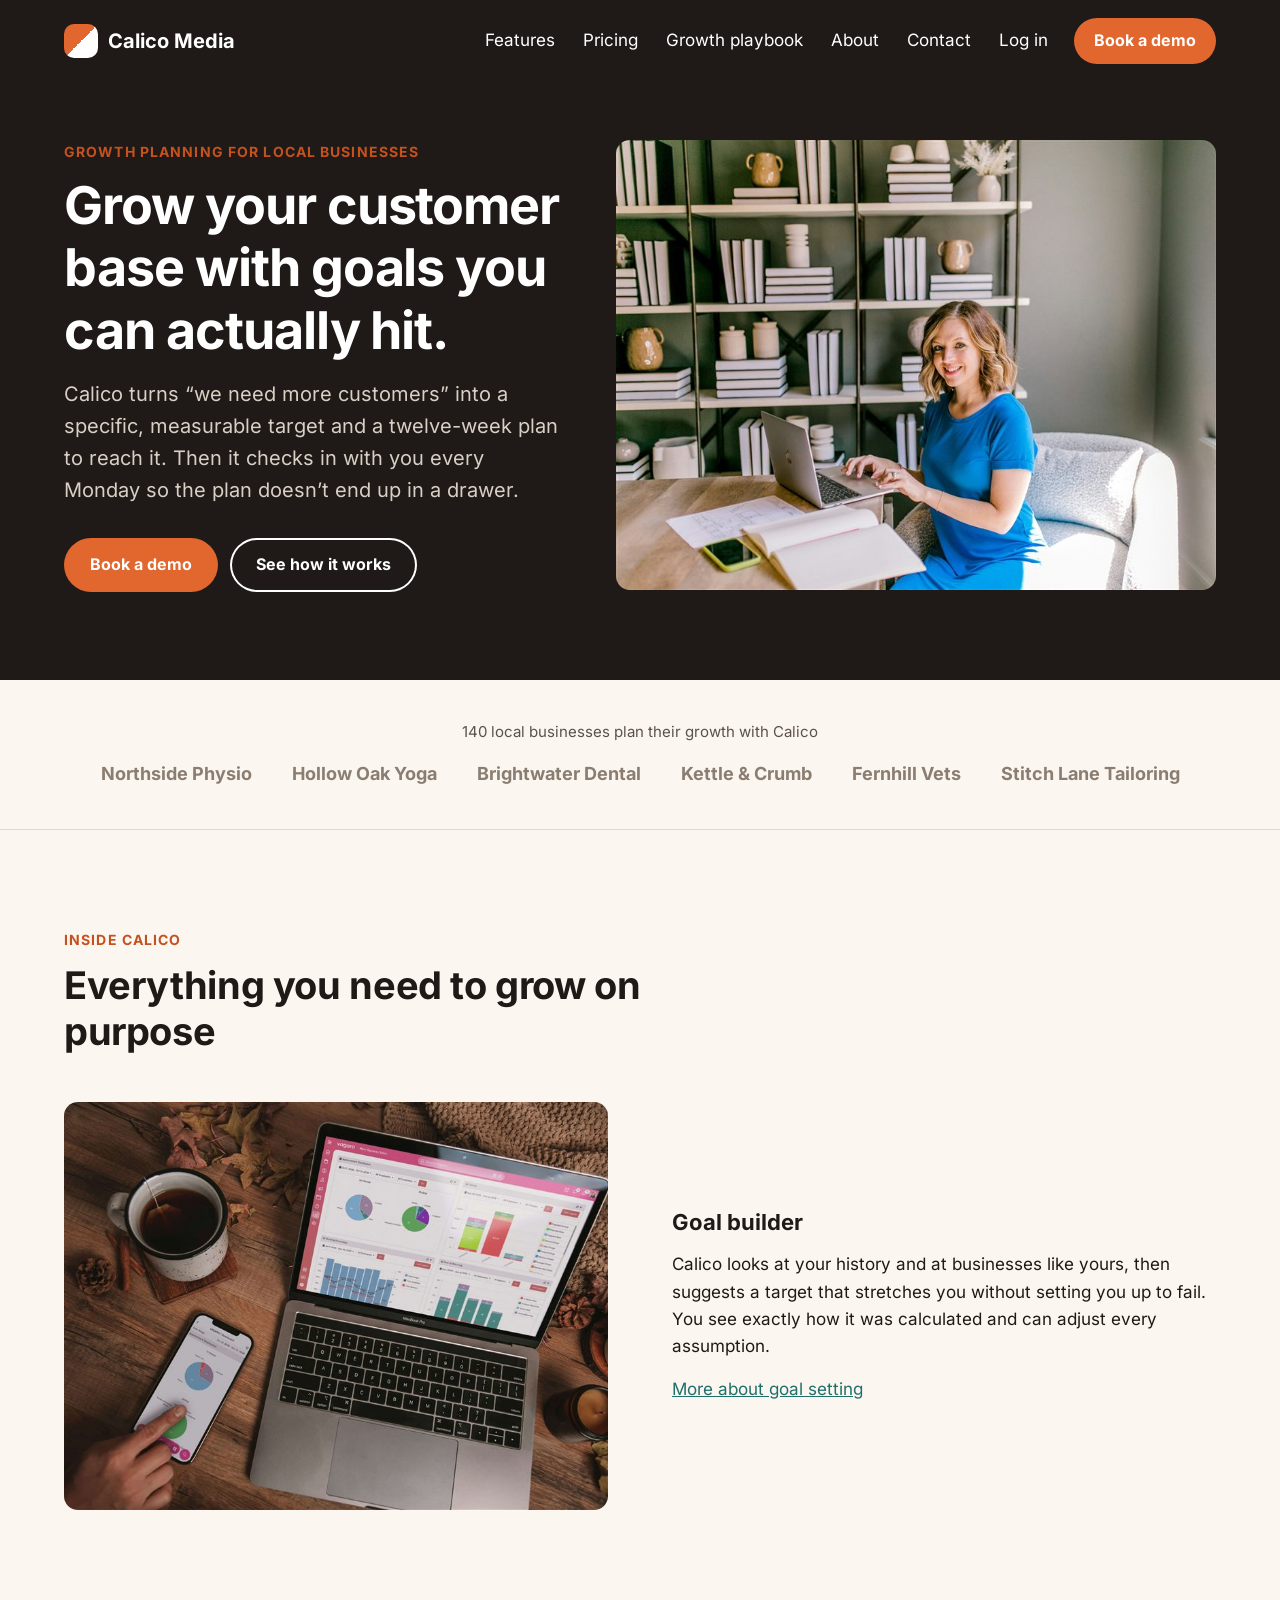
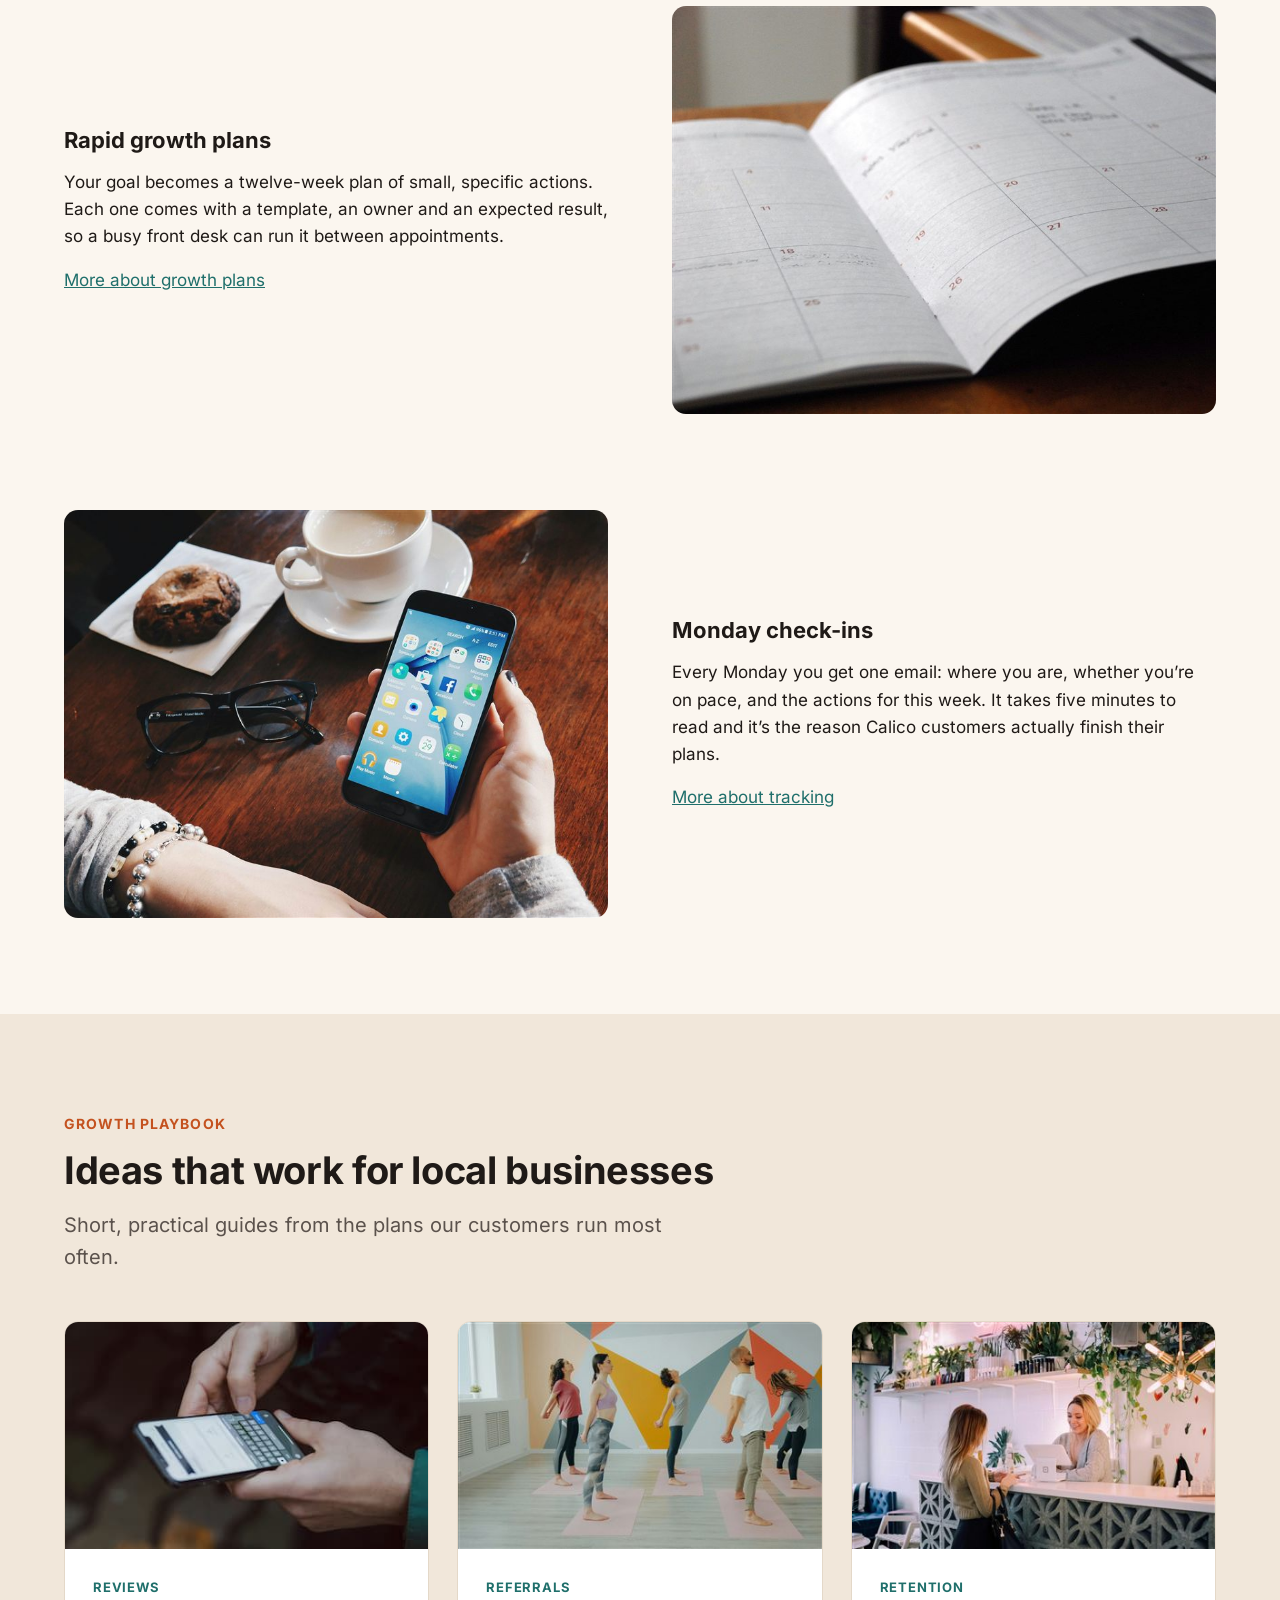
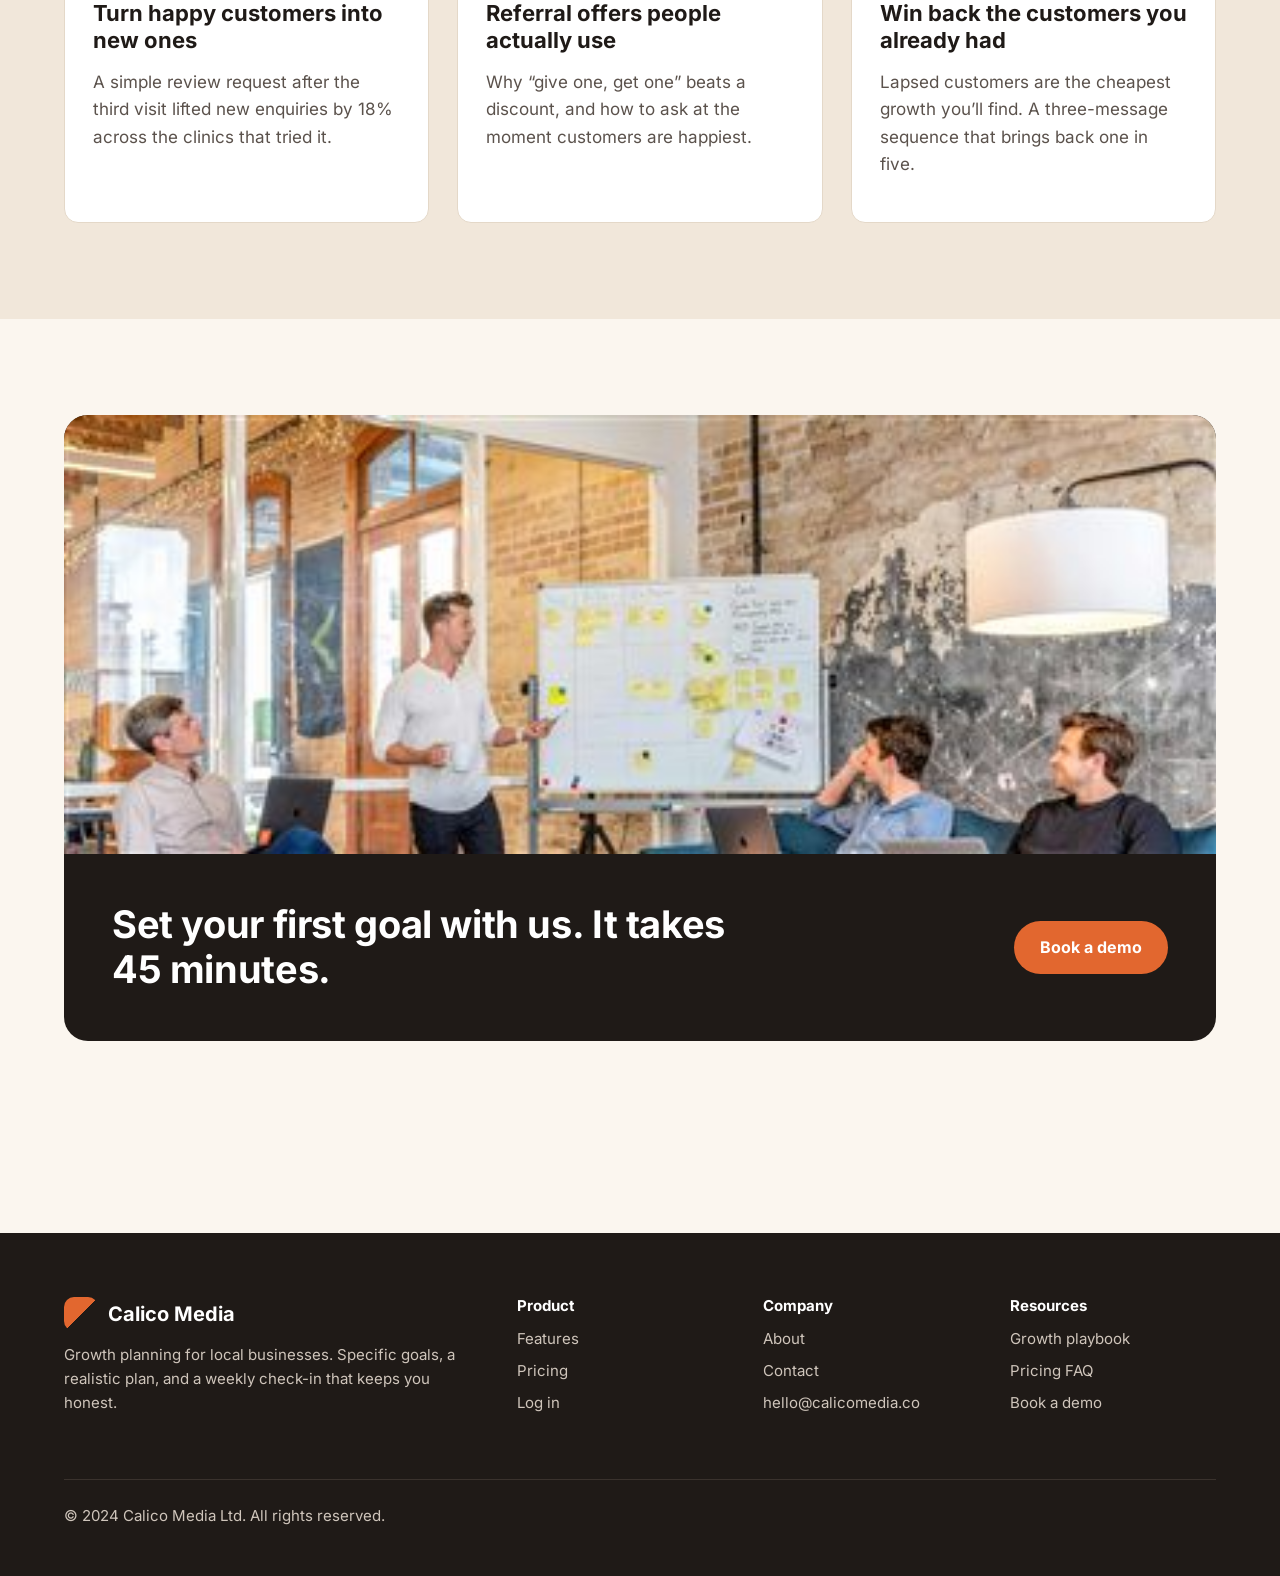
<file: public/index.html>
<!DOCTYPE html>
<html lang="en">
<head>
  <meta charset="utf-8">
  <meta name="viewport" content="width=device-width, initial-scale=1">
  <title>Calico Media | Growth planning for local businesses</title>
  <meta name="description" content="Calico helps local businesses grow their customer base with specific, measurable, realistic goals and a rapid growth plan you can run every week.">
  
  <link rel="stylesheet" href="css/styles.css">
</head>
<body>
  <header class="site-header site-header--home">
    <div class="container">
      <a class="logo" href="index.html"><span class="logo-mark"></span>Calico Media</a>
      <nav aria-label="Main">
        <ul class="nav-links">
          <li><a href="features.html">Features</a></li>
          <li><a href="pricing.html">Pricing</a></li>
          <li><a href="#playbook">Growth playbook</a></li>
          <li><a href="about.html">About</a></li>
          <li><a href="contact.html">Contact</a></li>
          <li><a href="https://app.calicomedia.co/login">Log in</a></li>
          <li><a class="btn" href="contact.html">Book a demo</a></li>
        </ul>
      </nav>
    </div>
  </header>

  <main>
    <section class="hero">
      <div class="container hero-inner">
        <div class="hero-text">
          <span class="eyebrow">Growth planning for local businesses</span>
          <h1>Grow your customer base with goals you can actually hit.</h1>
          <p class="lead">Calico turns &ldquo;we need more customers&rdquo; into a specific, measurable target and a twelve-week plan to reach it. Then it checks in with you every Monday so the plan doesn&rsquo;t end up in a drawer.</p>
          <div class="hero-actions">
            <a class="btn" href="contact.html">Book a demo</a>
            <a class="btn btn--ghost" href="features.html">See how it works</a>
          </div>
        </div>
        <div class="hero-media">
          <img class="hero-image" src="images/hero-weekly-plan-800.jpg"
               srcset="images/hero-weekly-plan-400.jpg 400w, images/hero-weekly-plan-800.jpg 800w, images/hero-weekly-plan-1200.jpg 1200w"
               sizes="(max-width:600px) 100vw, 800px"
      
               alt="A business owner at her desk with a laptop and an open planner">
        </div>
      </div>
    </section>

    <section class="trust">
      <div class="container">
        <p>140 local businesses plan their growth with Calico</p>
        <ul class="trust-list">
          <li>Northside Physio</li>
          <li>Hollow Oak Yoga</li>
          <li>Brightwater Dental</li>
          <li>Kettle &amp; Crumb</li>
          <li>Fernhill Vets</li>
          <li>Stitch Lane Tailoring</li>
        </ul>
      </div>
    </section>

    <section class="section">
      <div class="container">
        <div class="section-intro">
          <span class="eyebrow">Inside Calico</span>
          <h2>Everything you need to grow on purpose</h2>
        </div>

        <div class="feature-row">
          <div class="feature-media">
            <img src="images/feature-goal-builder-800.jpg"
                 srcset="images/feature-goal-builder-400.jpg 400w, images/feature-goal-builder-800.jpg 800w, images/feature-goal-builder-1200.jpg 1200w"
                 sizes="(max-width:600px) 100vw, 800px"
                 loading="lazy"
                 alt="Growth charts on a laptop and phone beside a cup of tea">
          </div>
          <div>
            <h3>Goal builder</h3>
            <p>Calico looks at your history and at businesses like yours, then suggests a target that stretches you without setting you up to fail. You see exactly how it was calculated and can adjust every assumption.</p>
            <a href="features.html">More about goal setting</a>
          </div>
        </div>

        <div class="feature-row feature-row--reverse">
          <div class="feature-media">
            <img src="images/feature-growth-plan-800.jpg" 
                 srcset="images/feature-growth-plan-400.jpg 400w, images/feature-growth-plan-800.jpg 800w, images/feature-growth-plan-1200.jpg 1200w"
                 sizes="(max-width:600px) 100vw, 800px"
                 loading="lazy"

                 alt="An open planner showing the weeks ahead">
          </div>
          <div>
            <h3>Rapid growth plans</h3>
            <p>Your goal becomes a twelve-week plan of small, specific actions. Each one comes with a template, an owner and an expected result, so a busy front desk can run it between appointments.</p>
            <a href="features.html">More about growth plans</a>
          </div>
        </div>

        <div class="feature-row">
          <div class="feature-media">
            <img src="images/feature-monday-checkin-800.jpg"
                 srcset="images/feature-monday-checkin-400.jpg 400w, images/feature-monday-checkin-800.jpg 800w, images/feature-monday-checkin-1200.jpg 1200w"
                 sizes="(max-width:600px) 100vw, 800px"
                 loading="lazy"
                   alt="Checking a phone over coffee on a Monday morning">
          </div>
          <div>
            <h3>Monday check-ins</h3>
            <p>Every Monday you get one email: where you are, whether you&rsquo;re on pace, and the actions for this week. It takes five minutes to read and it&rsquo;s the reason Calico customers actually finish their plans.</p>
            <a href="features.html">More about tracking</a>
          </div>
        </div>
      </div>
    </section>

    <section class="section section--sand" id="playbook">
      <div class="container">
        <div class="section-intro">
          <span class="eyebrow">Growth playbook</span>
          <h2>Ideas that work for local businesses</h2>
          <p class="lead">Short, practical guides from the plans our customers run most often.</p>
        </div>
        <div class="playbook-grid">
          <article class="card">
<img src="images/playbook-reviews-800.jpg"
srcset="images/playbook-reviews-400.jpg 400w, images/playbook-reviews-800.jpg 800w, images/playbook-reviews-1200.jpg 1200w"
                 sizes="(max-width:600px) 100vw, 400px"
                 loading="lazy"
                 alt="A customer leaving a review">
            <div class="card-body">
              <span class="card-tag">Reviews</span>
              <h3>Turn happy customers into new ones</h3>
              <p>A simple review request after the third visit lifted new enquiries by 18% across the clinics that tried it.</p>
            </div>
          </article>
          <article class="card">
            <img src="images/playbook-referrals-800.jpg"
                 srcset="images/playbook-referrals-400.jpg 400w, images/playbook-referrals-800.jpg 800w, images/playbook-referrals-1200.jpg 1200w"
                 sizes="(max-width:600px) 100vw, 400px"
                 loading="lazy"
                 alt="A group class stretching together in a yoga studio">
            <div class="card-body">
              <span class="card-tag">Referrals</span>
              <h3>Referral offers people actually use</h3>
              <p>Why &ldquo;give one, get one&rdquo; beats a discount, and how to ask at the moment customers are happiest.</p>
            </div>
          </article>
          <article class="card">
            <img src="images/playbook-rebooking-800.jpg"
                 srcset="images/playbook-rebooking-400.jpg 400w, images/playbook-rebooking-800.jpg 800w, images/playbook-rebooking-1200.jpg 1200w"
                 sizes="(max-width:600px) 100vw, 400px"
                 loading="lazy"
                   alt="A customer at the front desk booking her next visit">
            <div class="card-body">
              <span class="card-tag">Retention</span>
              <h3>Win back the customers you already had</h3>
              <p>Lapsed customers are the cheapest growth you&rsquo;ll find. A three-message sequence that brings back one in five.</p>
            </div>
          </article>
        </div>
      </div>
    </section>

    <section class="section">
      <div class="container">
        <div class="cta-band">
          <img src="images/team-workshop-800.jpg"
               srcset="images/team-workshop-400.jpg 400w, images/team-workshop-800.jpg 800w, images/team-workshop-1200.jpg 1200w"
               sizes="(max-width:600px) 100vw, 400px"
               loading="lazy"
               alt="The Calico Media team planning around a whiteboard">
          <div class="cta-body">
            <h2>Set your first goal with us. It takes 45 minutes.</h2>
            <a class="btn" href="contact.html">Book a demo</a>
          </div>
        </div>
      </div>
    </section>
  </main>

  <footer class="site-footer">
    <div class="container">
      <div class="footer-grid">
        <div>
          <a class="logo" href="index.html"><span class="logo-mark"></span>Calico Media</a>
          <p>Growth planning for local businesses. Specific goals, a realistic plan, and a weekly check-in that keeps you honest.</p>
        </div>
        <div>
          <h4>Product</h4>
          <ul>
            <li><a href="features.html">Features</a></li>
            <li><a href="pricing.html">Pricing</a></li>
            <li><a href="https://app.calicomedia.co/login">Log in</a></li>
          </ul>
        </div>
        <div>
          <h4>Company</h4>
          <ul>
            <li><a href="about.html">About</a></li>
            <li><a href="contact.html">Contact</a></li>
            <li><a href="mailto:hello@calicomedia.co">hello@calicomedia.co</a></li>
          </ul>
        </div>
        <div>
          <h4>Resources</h4>
          <ul>
            <li><a href="index.html#playbook">Growth playbook</a></li>
            <li><a href="pricing.html#faq">Pricing FAQ</a></li>
            <li><a href="contact.html">Book a demo</a></li>
          </ul>
        </div>
      </div>
      <div class="footer-bottom">
        <p>&copy; 2024 Calico Media Ltd. All rights reserved.</p>
      </div>
    </div>
  </footer>
</body>
</html>
</file>
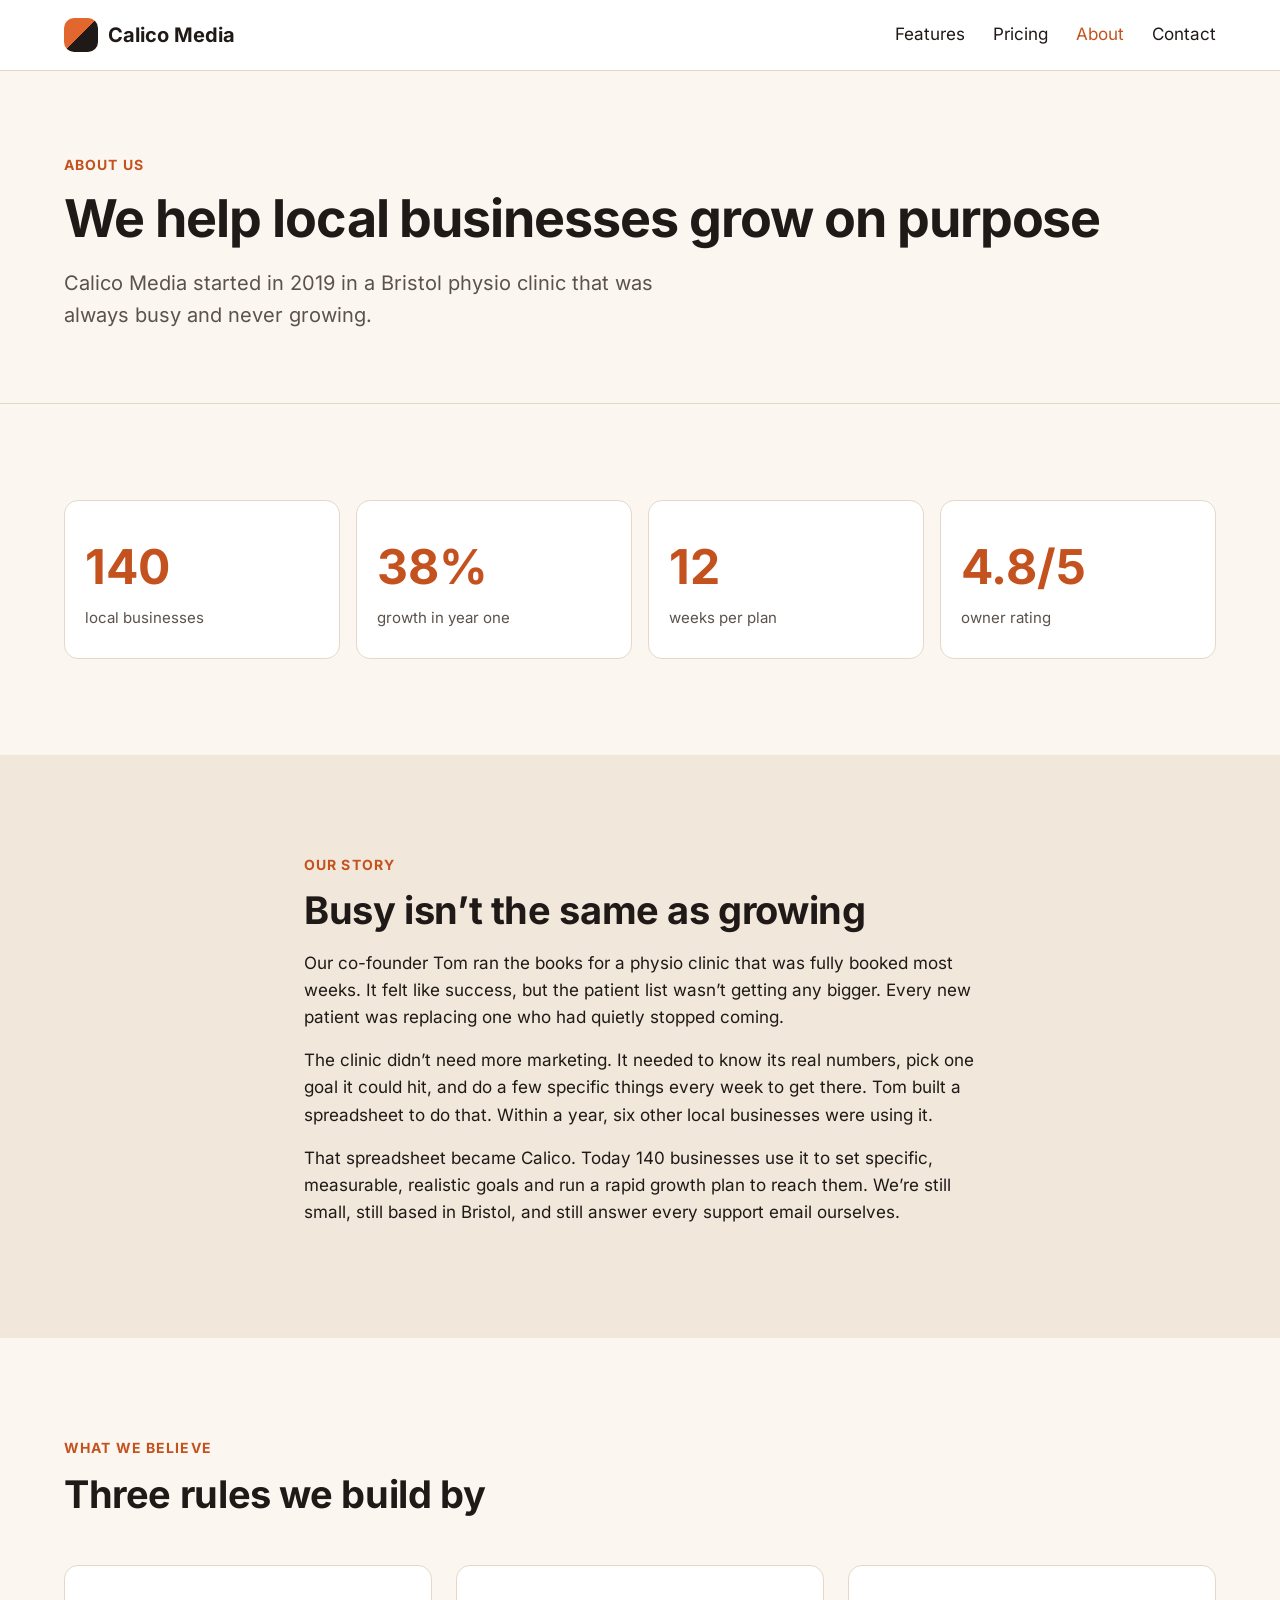
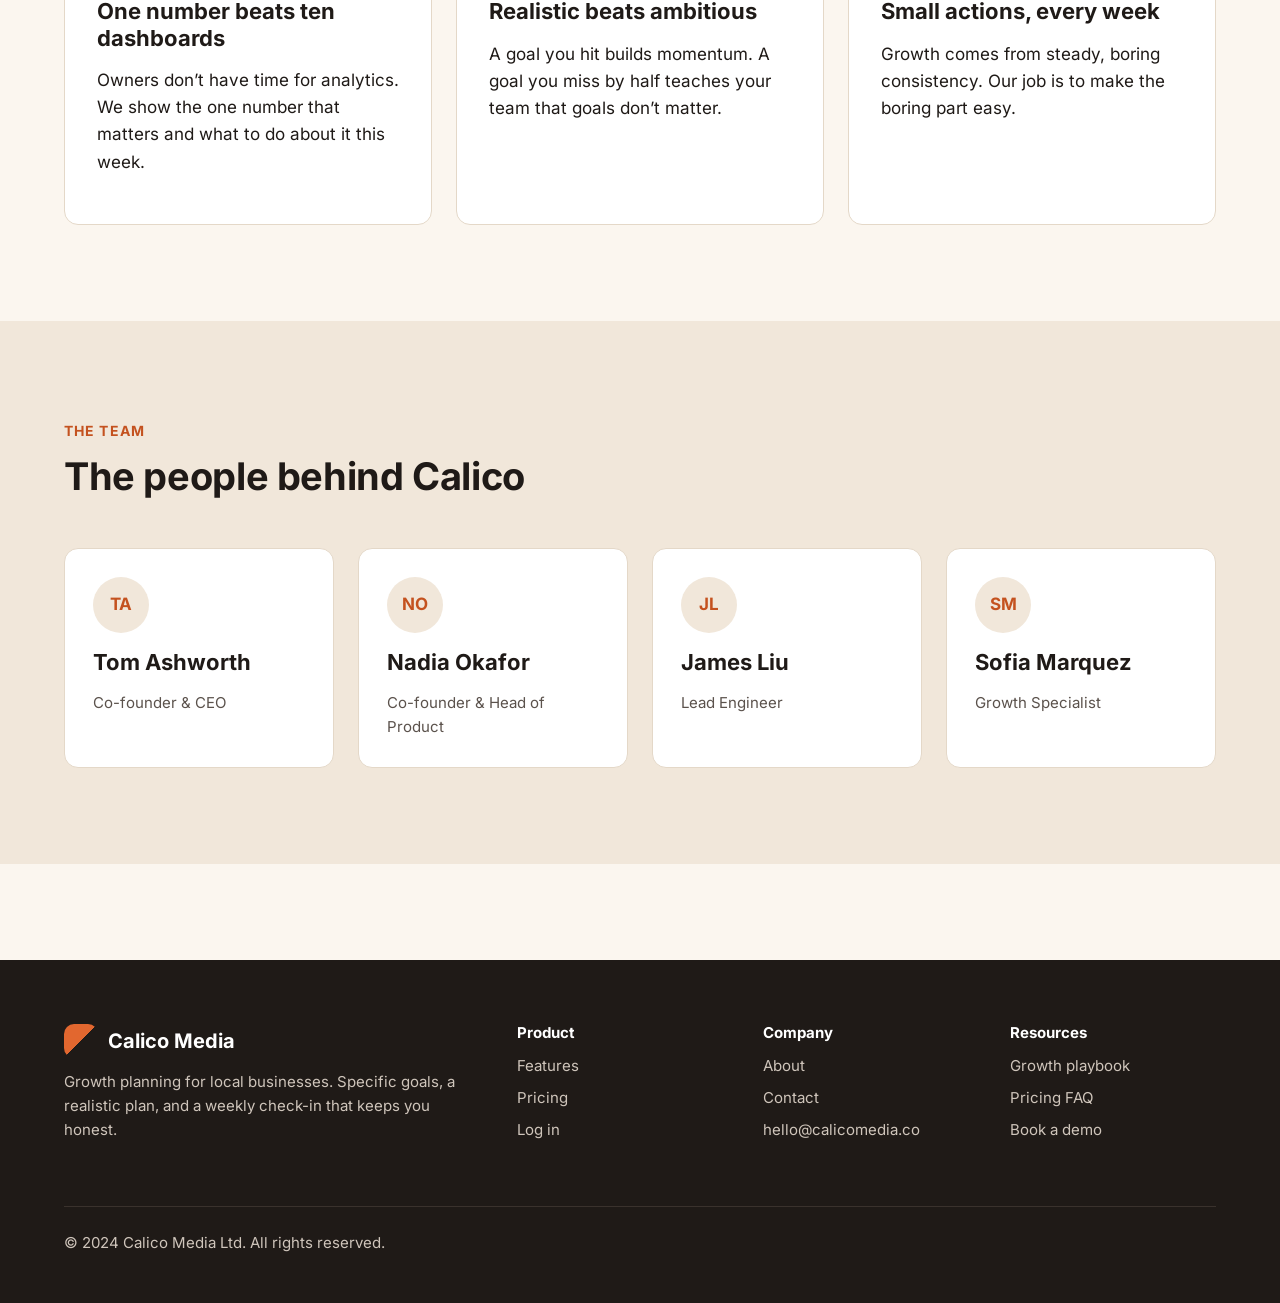
<file: public/about.html>
<!DOCTYPE html>
<html lang="en">
<head>
  <meta charset="utf-8">
  <meta name="viewport" content="width=device-width, initial-scale=1">
  <title>About | Calico Media</title>
  <meta name="description" content="Calico Media builds growth planning software for local businesses. Here is who we are and why we started.">
  <link rel="stylesheet" href="css/styles.css">
</head>
<body>
  <header class="site-header">
    <div class="container">
      <a class="logo" href="index.html"><span class="logo-mark"></span>Calico Media</a>
      <nav aria-label="Main">
        <ul class="nav-links">
          <li><a href="features.html">Features</a></li>
          <li><a href="pricing.html">Pricing</a></li>
          <li><a href="about.html" aria-current="page">About</a></li>
          <li><a href="contact.html">Contact</a></li>
        </ul>
      </nav>
    </div>
  </header>

  <main>
    <section class="page-header">
      <div class="container">
        <span class="eyebrow">About us</span>
        <h1>We help local businesses grow on purpose</h1>
        <p class="lead">Calico Media started in 2019 in a Bristol physio clinic that was always busy and never growing.</p>
      </div>
    </section>

    <section class="section">
      <div class="container">
        <div class="stats">
          <div class="stat">
            <span class="stat-number">140</span>
            <span class="stat-label">local businesses</span>
          </div>
          <div class="stat">
            <span class="stat-number">38%</span>
            <span class="stat-label">growth in year one</span>
          </div>
          <div class="stat">
            <span class="stat-number">12</span>
            <span class="stat-label">weeks per plan</span>
          </div>
          <div class="stat">
            <span class="stat-number">4.8/5</span>
            <span class="stat-label">owner rating</span>
          </div>
        </div>
      </div>
    </section>

    <section class="section section--sand">
      <div class="container prose">
        <span class="eyebrow">Our story</span>
        <h2>Busy isn&rsquo;t the same as growing</h2>
        <p>Our co-founder Tom ran the books for a physio clinic that was fully booked most weeks. It felt like success, but the patient list wasn&rsquo;t getting any bigger. Every new patient was replacing one who had quietly stopped coming.</p>
        <p>The clinic didn&rsquo;t need more marketing. It needed to know its real numbers, pick one goal it could hit, and do a few specific things every week to get there. Tom built a spreadsheet to do that. Within a year, six other local businesses were using it.</p>
        <p>That spreadsheet became Calico. Today 140 businesses use it to set specific, measurable, realistic goals and run a rapid growth plan to reach them. We&rsquo;re still small, still based in Bristol, and still answer every support email ourselves.</p>
      </div>
    </section>

    <section class="section">
      <div class="container">
        <div class="section-intro">
          <span class="eyebrow">What we believe</span>
          <h2>Three rules we build by</h2>
        </div>
        <div class="steps">
          <div class="step">
            <h3>One number beats ten dashboards</h3>
            <p>Owners don&rsquo;t have time for analytics. We show the one number that matters and what to do about it this week.</p>
          </div>
          <div class="step">
            <h3>Realistic beats ambitious</h3>
            <p>A goal you hit builds momentum. A goal you miss by half teaches your team that goals don&rsquo;t matter.</p>
          </div>
          <div class="step">
            <h3>Small actions, every week</h3>
            <p>Growth comes from steady, boring consistency. Our job is to make the boring part easy.</p>
          </div>
        </div>
      </div>
    </section>

    <section class="section section--sand">
      <div class="container">
        <div class="section-intro">
          <span class="eyebrow">The team</span>
          <h2>The people behind Calico</h2>
        </div>
        <div class="team-grid">
          <div class="person">
            <div class="avatar">TA</div>
            <h3>Tom Ashworth</h3>
            <p>Co-founder &amp; CEO</p>
          </div>
          <div class="person">
            <div class="avatar">NO</div>
            <h3>Nadia Okafor</h3>
            <p>Co-founder &amp; Head of Product</p>
          </div>
          <div class="person">
            <div class="avatar">JL</div>
            <h3>James Liu</h3>
            <p>Lead Engineer</p>
          </div>
          <div class="person">
            <div class="avatar">SM</div>
            <h3>Sofia Marquez</h3>
            <p>Growth Specialist</p>
          </div>
        </div>
      </div>
    </section>
  </main>

  <footer class="site-footer">
    <div class="container">
      <div class="footer-grid">
        <div>
          <a class="logo" href="index.html"><span class="logo-mark"></span>Calico Media</a>
          <p>Growth planning for local businesses. Specific goals, a realistic plan, and a weekly check-in that keeps you honest.</p>
        </div>
        <div>
          <h4>Product</h4>
          <ul>
            <li><a href="features.html">Features</a></li>
            <li><a href="pricing.html">Pricing</a></li>
            <li><a href="https://app.calicomedia.co/login">Log in</a></li>
          </ul>
        </div>
        <div>
          <h4>Company</h4>
          <ul>
            <li><a href="about.html">About</a></li>
            <li><a href="contact.html">Contact</a></li>
            <li><a href="mailto:hello@calicomedia.co">hello@calicomedia.co</a></li>
          </ul>
        </div>
        <div>
          <h4>Resources</h4>
          <ul>
            <li><a href="index.html#playbook">Growth playbook</a></li>
            <li><a href="pricing.html#faq">Pricing FAQ</a></li>
            <li><a href="contact.html">Book a demo</a></li>
          </ul>
        </div>
      </div>
      <div class="footer-bottom">
        <p>&copy; 2024 Calico Media Ltd. All rights reserved.</p>
      </div>
    </div>
  </footer>
</body>
</html>
</file>
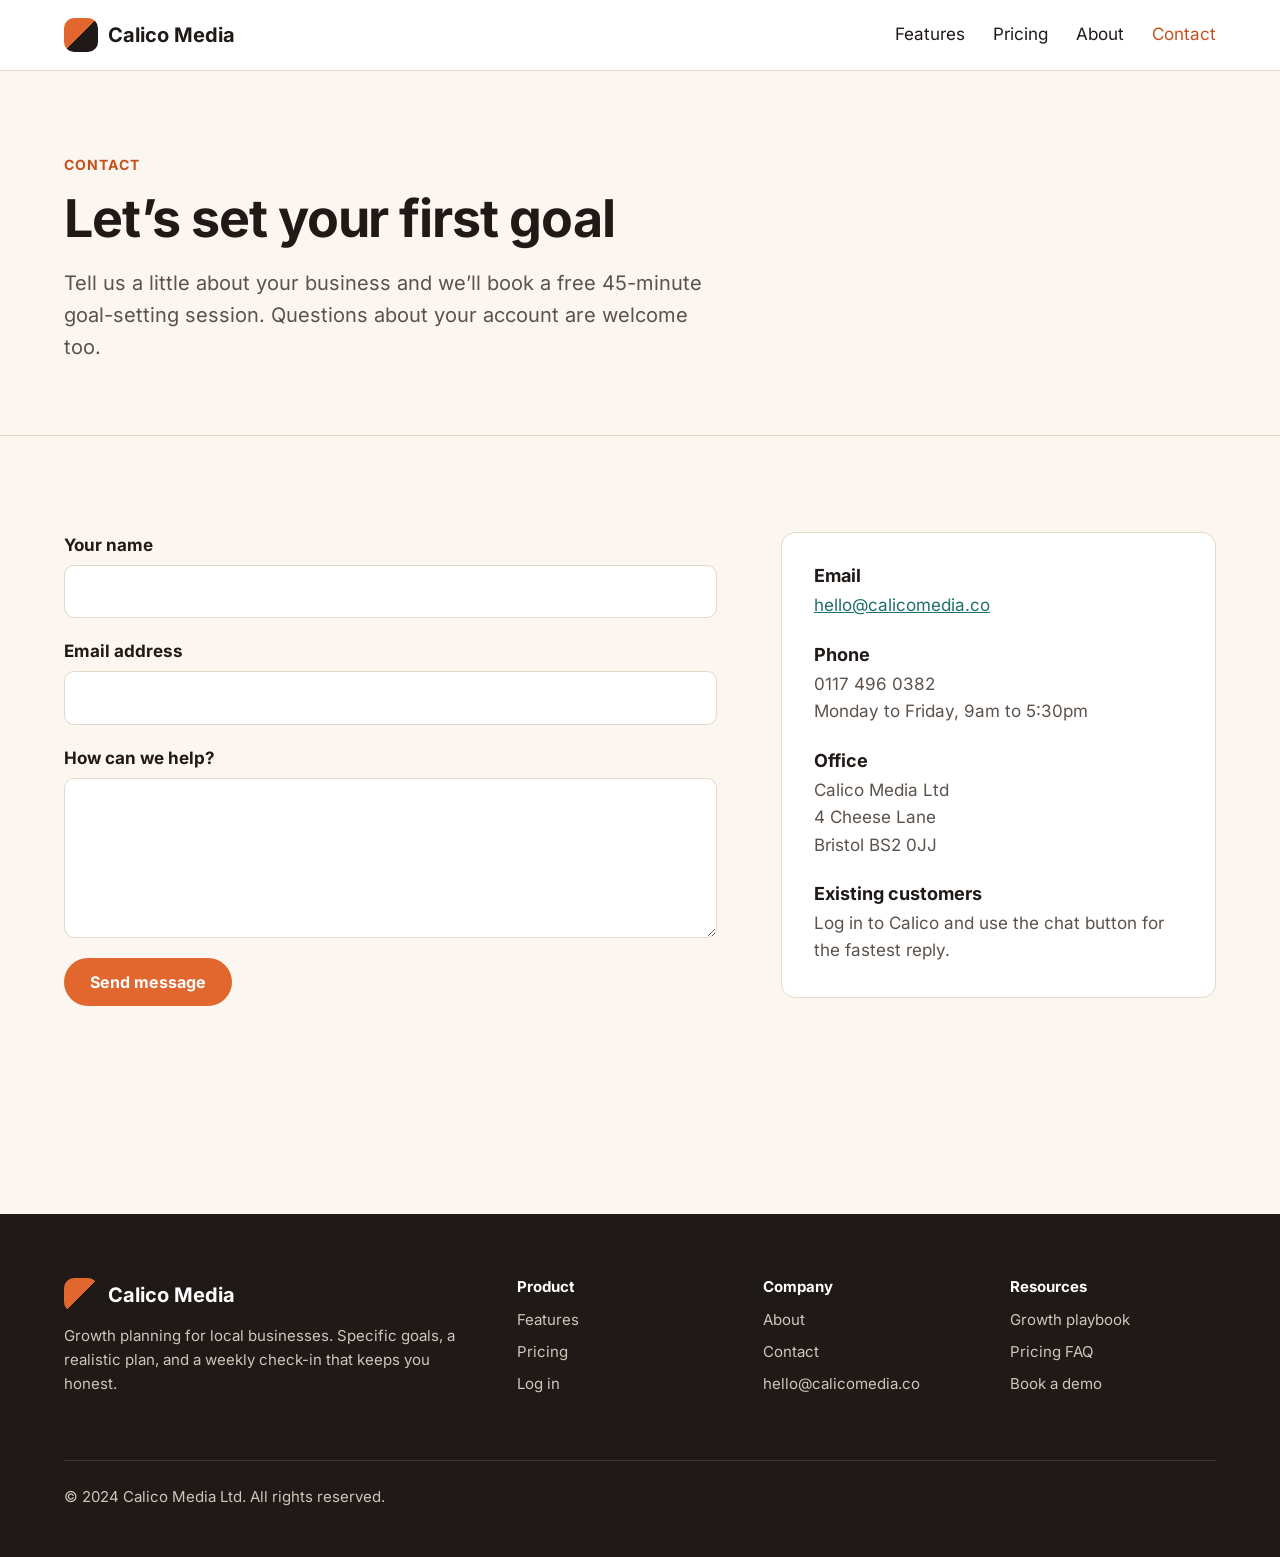
<file: public/contact.html>
<!DOCTYPE html>
<html lang="en">
<head>
  <meta charset="utf-8">
  <meta name="viewport" content="width=device-width, initial-scale=1">
  <title>Contact | Calico Media</title>
  <meta name="description" content="Book a demo or ask us a question. We reply within one business day.">
  <link rel="stylesheet" href="css/styles.css">
</head>
<body>
  <header class="site-header">
    <div class="container">
      <a class="logo" href="index.html"><span class="logo-mark"></span>Calico Media</a>
      <nav aria-label="Main">
        <ul class="nav-links">
          <li><a href="features.html">Features</a></li>
          <li><a href="pricing.html">Pricing</a></li>
          <li><a href="about.html">About</a></li>
          <li><a href="contact.html" aria-current="page">Contact</a></li>
        </ul>
      </nav>
    </div>
  </header>

  <main>
    <section class="page-header">
      <div class="container">
        <span class="eyebrow">Contact</span>
        <h1>Let&rsquo;s set your first goal</h1>
        <p class="lead">Tell us a little about your business and we&rsquo;ll book a free 45-minute goal-setting session. Questions about your account are welcome too.</p>
      </div>
    </section>

    <section class="section">
      <div class="container contact-layout">
        <form class="contact-form" id="contact-form" action="/contact" method="post">
          <!-- Honeypot field for spam prevention -->
          <div class="hp-wrap" aria-hidden="true">
            <label for="website">Website</label>
            <input type="text" id="website" name="website" tabindex="-1" autocomplete="off">
          </div>
          <input type="hidden" id="form_loaded_at" name="form_loaded_at" value=""/>
          <label for="name">Your name</label>
          <input type="text" id="name" name="name" required>

          <label for="email">Email address</label>
          <input type="email" id="email" name="email" required>

          <label for="message">How can we help?</label>
          <textarea id="message" name="message" required></textarea>

          <button class="btn" type="submit">Send message</button>
          <p class="form-status" id="form-status" role="status"></p>
        </form>

        <aside class="contact-aside">
          <h3>Email</h3>
          <p><a href="mailto:hello@calicomedia.co">hello@calicomedia.co</a></p>
          <h3>Phone</h3>
          <p>0117 496 0382<br>Monday to Friday, 9am to 5:30pm</p>
          <h3>Office</h3>
          <p>Calico Media Ltd<br>4 Cheese Lane<br>Bristol BS2 0JJ</p>
          <h3>Existing customers</h3>
          <p>Log in to Calico and use the chat button for the fastest reply.</p>
        </aside>
      </div>
    </section>
  </main>

  <footer class="site-footer">
    <div class="container">
      <div class="footer-grid">
        <div>
          <a class="logo" href="index.html"><span class="logo-mark"></span>Calico Media</a>
          <p>Growth planning for local businesses. Specific goals, a realistic plan, and a weekly check-in that keeps you honest.</p>
        </div>
        <div>
          <h4>Product</h4>
          <ul>
            <li><a href="features.html">Features</a></li>
            <li><a href="pricing.html">Pricing</a></li>
            <li><a href="https://app.calicomedia.co/login">Log in</a></li>
          </ul>
        </div>
        <div>
          <h4>Company</h4>
          <ul>
            <li><a href="about.html">About</a></li>
            <li><a href="contact.html">Contact</a></li>
            <li><a href="mailto:hello@calicomedia.co">hello@calicomedia.co</a></li>
          </ul>
        </div>
        <div>
          <h4>Resources</h4>
          <ul>
            <li><a href="index.html#playbook">Growth playbook</a></li>
            <li><a href="pricing.html#faq">Pricing FAQ</a></li>
            <li><a href="contact.html">Book a demo</a></li>
          </ul>
        </div>
      </div>
      <div class="footer-bottom">
        <p>&copy; 2024 Calico Media Ltd. All rights reserved.</p>
      </div>
    </div>
  </footer>
  <script src="js/contact.js"></script>
</body>
</html>
</file>
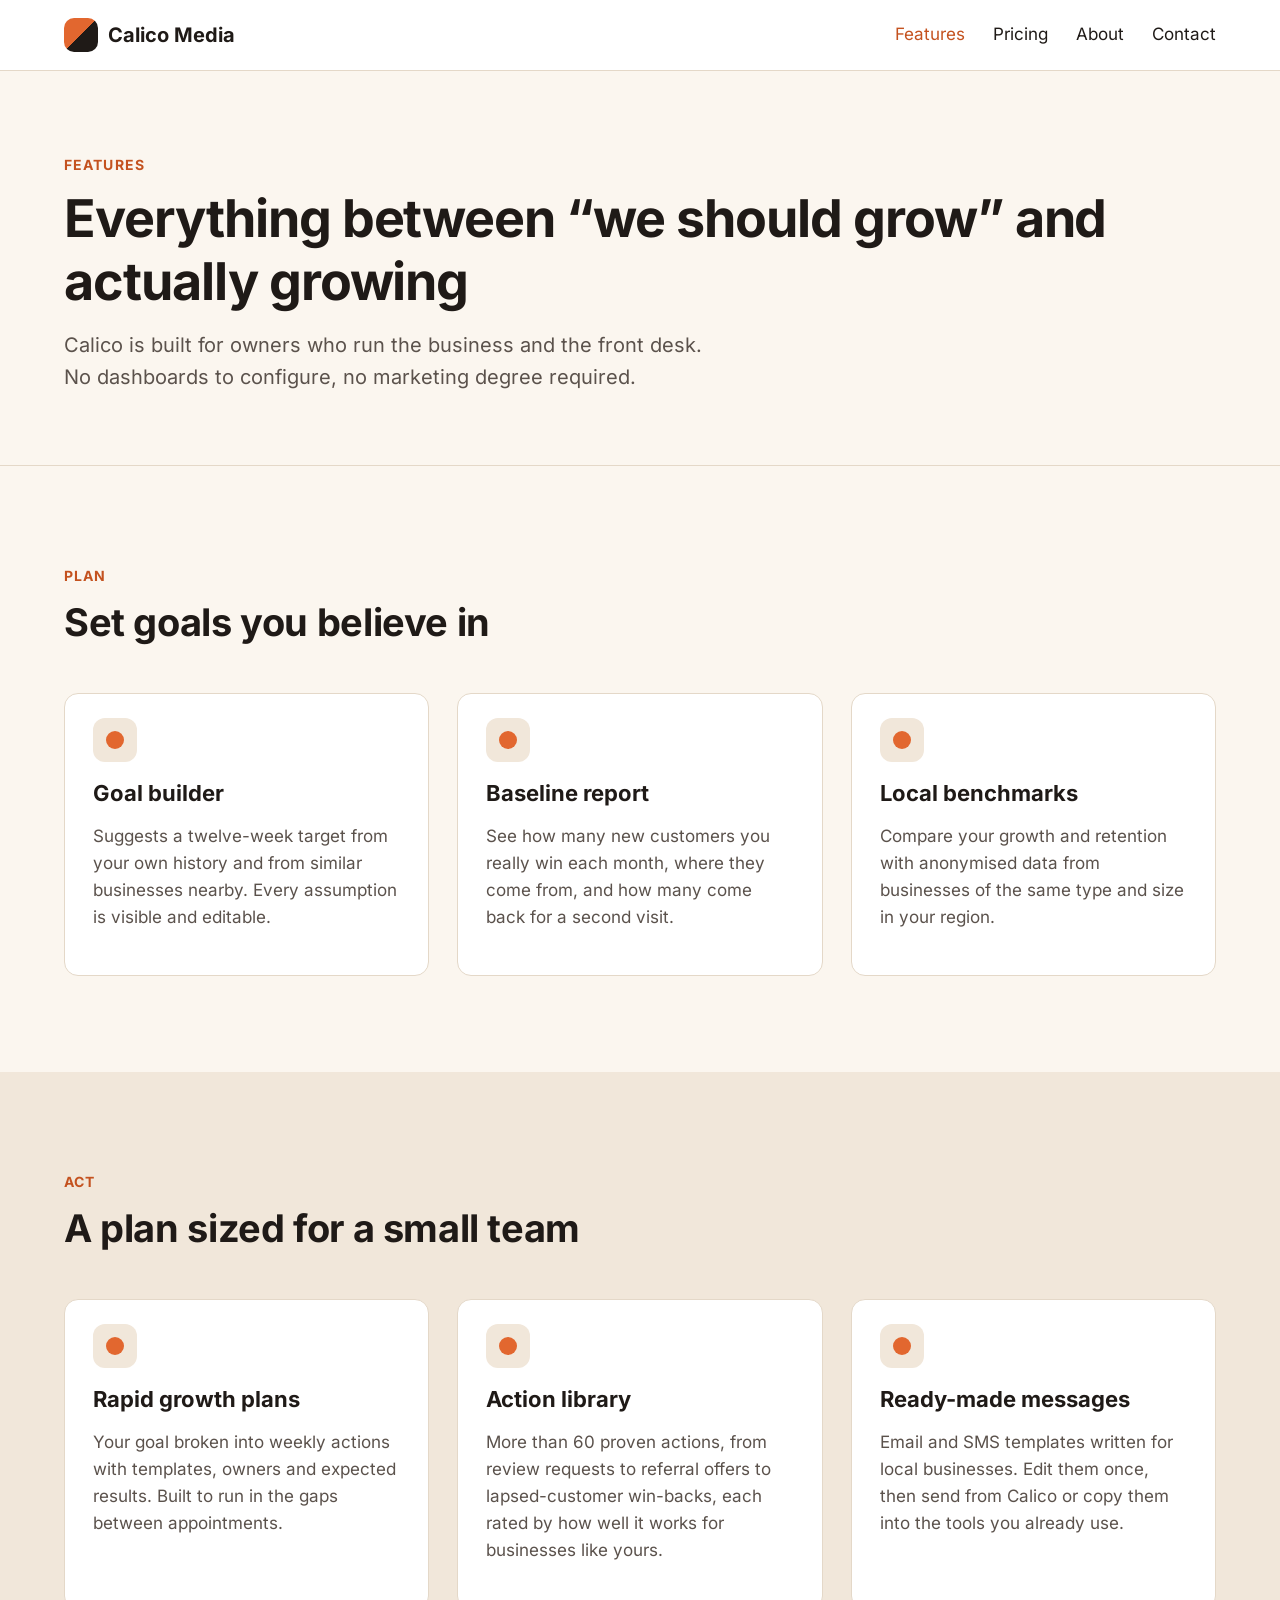
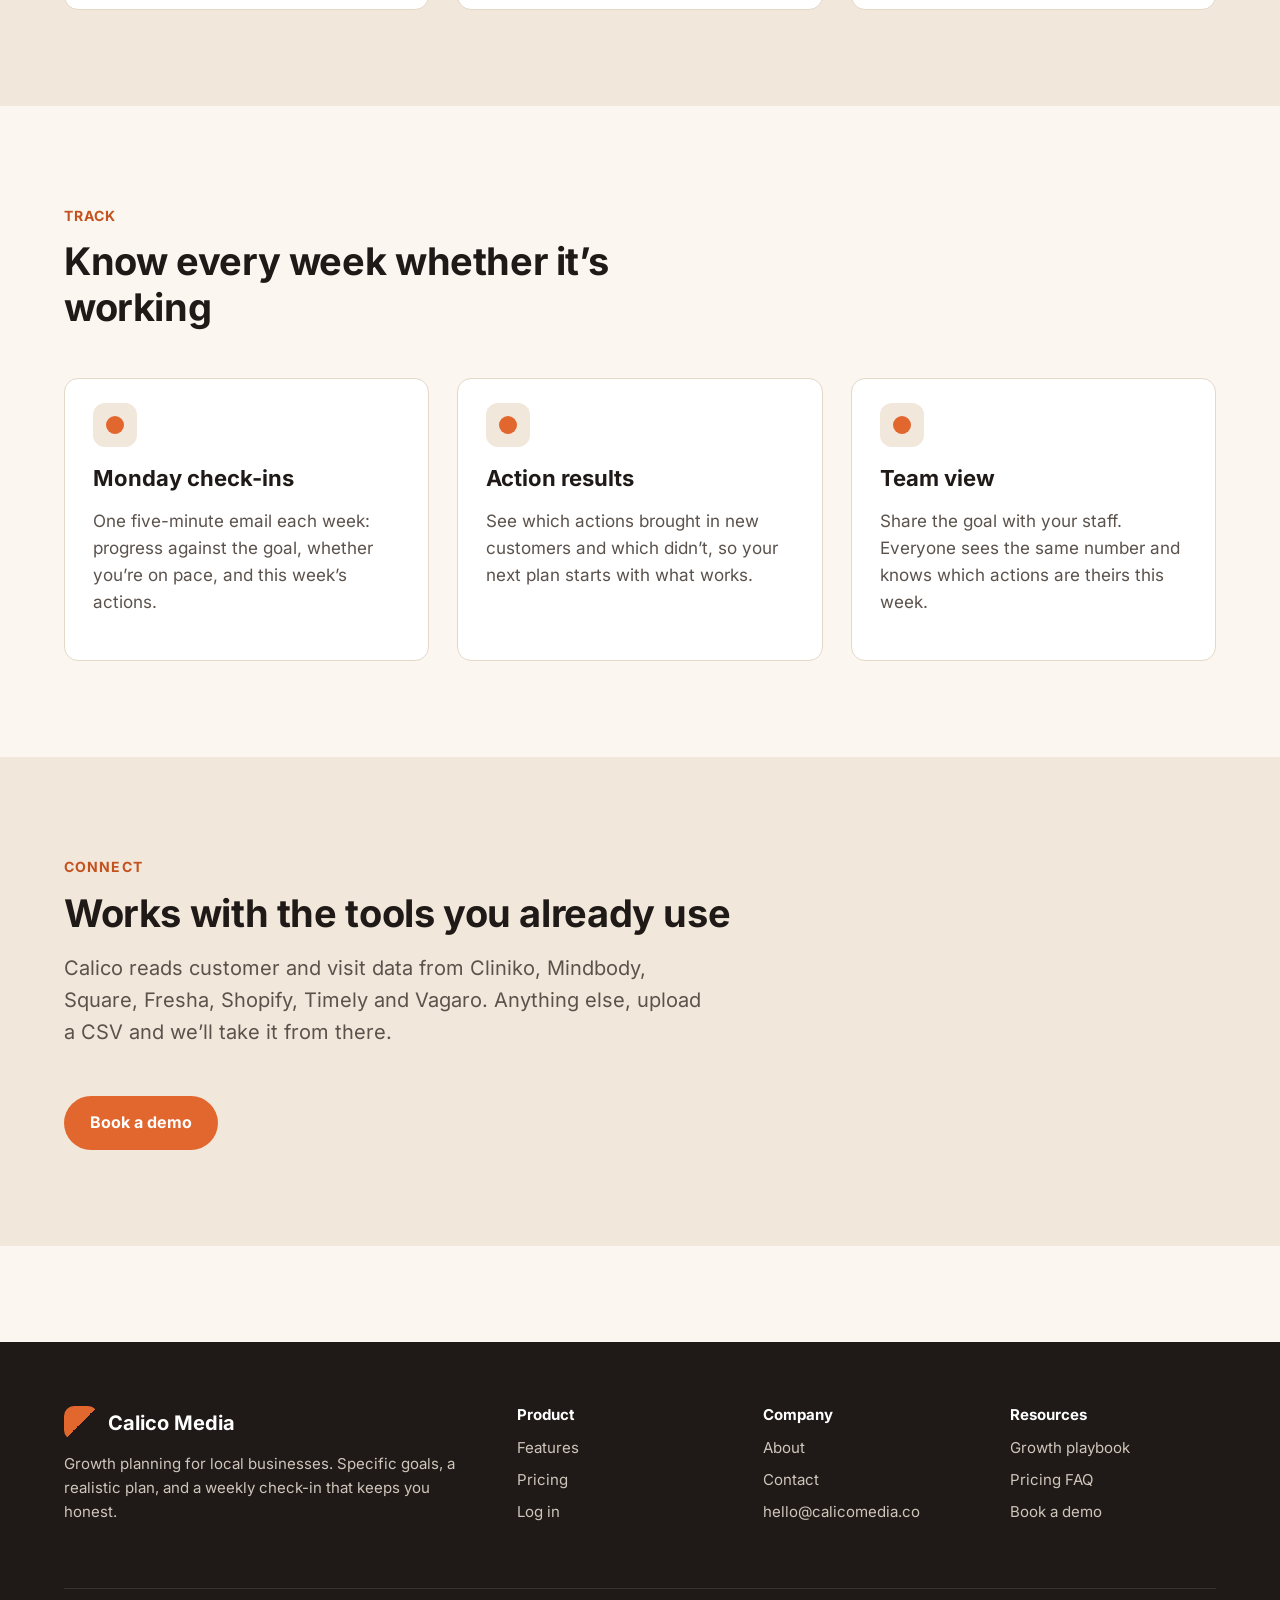
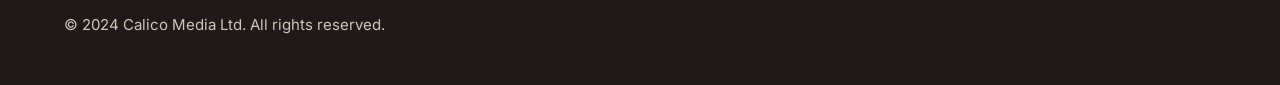
<file: public/features.html>
<!DOCTYPE html>
<html lang="en">
<head>
  <meta charset="utf-8">
  <meta name="viewport" content="width=device-width, initial-scale=1">
  <title>Features | Calico Media</title>
  <meta name="description" content="Goal builder, rapid growth plans, Monday check-ins and more. See everything Calico does to help local businesses grow.">
  <link rel="stylesheet" href="css/styles.css">
</head>
<body>
  <header class="site-header">
    <div class="container">
      <a class="logo" href="index.html"><span class="logo-mark"></span>Calico Media</a>
      <nav aria-label="Main">
        <ul class="nav-links">
          <li><a href="features.html" aria-current="page">Features</a></li>
          <li><a href="pricing.html">Pricing</a></li>
          <li><a href="about.html">About</a></li>
          <li><a href="contact.html">Contact</a></li>
        </ul>
      </nav>
    </div>
  </header>

  <main>
    <section class="page-header">
      <div class="container">
        <span class="eyebrow">Features</span>
        <h1>Everything between &ldquo;we should grow&rdquo; and actually growing</h1>
        <p class="lead">Calico is built for owners who run the business and the front desk. No dashboards to configure, no marketing degree required.</p>
      </div>
    </section>

    <section class="section">
      <div class="container">
        <div class="section-intro">
          <span class="eyebrow">Plan</span>
          <h2>Set goals you believe in</h2>
        </div>
        <div class="card-grid">
          <div class="card">
            <div class="card-body">
              <div class="icon-dot"></div>
              <h3>Goal builder</h3>
              <p>Suggests a twelve-week target from your own history and from similar businesses nearby. Every assumption is visible and editable.</p>
            </div>
          </div>
          <div class="card">
            <div class="card-body">
              <div class="icon-dot"></div>
              <h3>Baseline report</h3>
              <p>See how many new customers you really win each month, where they come from, and how many come back for a second visit.</p>
            </div>
          </div>
          <div class="card">
            <div class="card-body">
              <div class="icon-dot"></div>
              <h3>Local benchmarks</h3>
              <p>Compare your growth and retention with anonymised data from businesses of the same type and size in your region.</p>
            </div>
          </div>
        </div>
      </div>
    </section>

    <section class="section section--sand">
      <div class="container">
        <div class="section-intro">
          <span class="eyebrow">Act</span>
          <h2>A plan sized for a small team</h2>
        </div>
        <div class="card-grid">
          <div class="card">
            <div class="card-body">
              <div class="icon-dot"></div>
              <h3>Rapid growth plans</h3>
              <p>Your goal broken into weekly actions with templates, owners and expected results. Built to run in the gaps between appointments.</p>
            </div>
          </div>
          <div class="card">
            <div class="card-body">
              <div class="icon-dot"></div>
              <h3>Action library</h3>
              <p>More than 60 proven actions, from review requests to referral offers to lapsed-customer win-backs, each rated by how well it works for businesses like yours.</p>
            </div>
          </div>
          <div class="card">
            <div class="card-body">
              <div class="icon-dot"></div>
              <h3>Ready-made messages</h3>
              <p>Email and SMS templates written for local businesses. Edit them once, then send from Calico or copy them into the tools you already use.</p>
            </div>
          </div>
        </div>
      </div>
    </section>

    <section class="section">
      <div class="container">
        <div class="section-intro">
          <span class="eyebrow">Track</span>
          <h2>Know every week whether it&rsquo;s working</h2>
        </div>
        <div class="card-grid">
          <div class="card">
            <div class="card-body">
              <div class="icon-dot"></div>
              <h3>Monday check-ins</h3>
              <p>One five-minute email each week: progress against the goal, whether you&rsquo;re on pace, and this week&rsquo;s actions.</p>
            </div>
          </div>
          <div class="card">
            <div class="card-body">
              <div class="icon-dot"></div>
              <h3>Action results</h3>
              <p>See which actions brought in new customers and which didn&rsquo;t, so your next plan starts with what works.</p>
            </div>
          </div>
          <div class="card">
            <div class="card-body">
              <div class="icon-dot"></div>
              <h3>Team view</h3>
              <p>Share the goal with your staff. Everyone sees the same number and knows which actions are theirs this week.</p>
            </div>
          </div>
        </div>
      </div>
    </section>

    <section class="section section--sand">
      <div class="container">
        <div class="section-intro">
          <span class="eyebrow">Connect</span>
          <h2>Works with the tools you already use</h2>
          <p class="lead">Calico reads customer and visit data from Cliniko, Mindbody, Square, Fresha, Shopify, Timely and Vagaro. Anything else, upload a CSV and we&rsquo;ll take it from there.</p>
        </div>
        <a class="btn" href="contact.html">Book a demo</a>
      </div>
    </section>
  </main>

  <footer class="site-footer">
    <div class="container">
      <div class="footer-grid">
        <div>
          <a class="logo" href="index.html"><span class="logo-mark"></span>Calico Media</a>
          <p>Growth planning for local businesses. Specific goals, a realistic plan, and a weekly check-in that keeps you honest.</p>
        </div>
        <div>
          <h4>Product</h4>
          <ul>
            <li><a href="features.html">Features</a></li>
            <li><a href="pricing.html">Pricing</a></li>
            <li><a href="https://app.calicomedia.co/login">Log in</a></li>
          </ul>
        </div>
        <div>
          <h4>Company</h4>
          <ul>
            <li><a href="about.html">About</a></li>
            <li><a href="contact.html">Contact</a></li>
            <li><a href="mailto:hello@calicomedia.co">hello@calicomedia.co</a></li>
          </ul>
        </div>
        <div>
          <h4>Resources</h4>
          <ul>
            <li><a href="index.html#playbook">Growth playbook</a></li>
            <li><a href="pricing.html#faq">Pricing FAQ</a></li>
            <li><a href="contact.html">Book a demo</a></li>
          </ul>
        </div>
      </div>
      <div class="footer-bottom">
        <p>&copy; 2024 Calico Media Ltd. All rights reserved.</p>
      </div>
    </div>
  </footer>
</body>
</html>
</file>
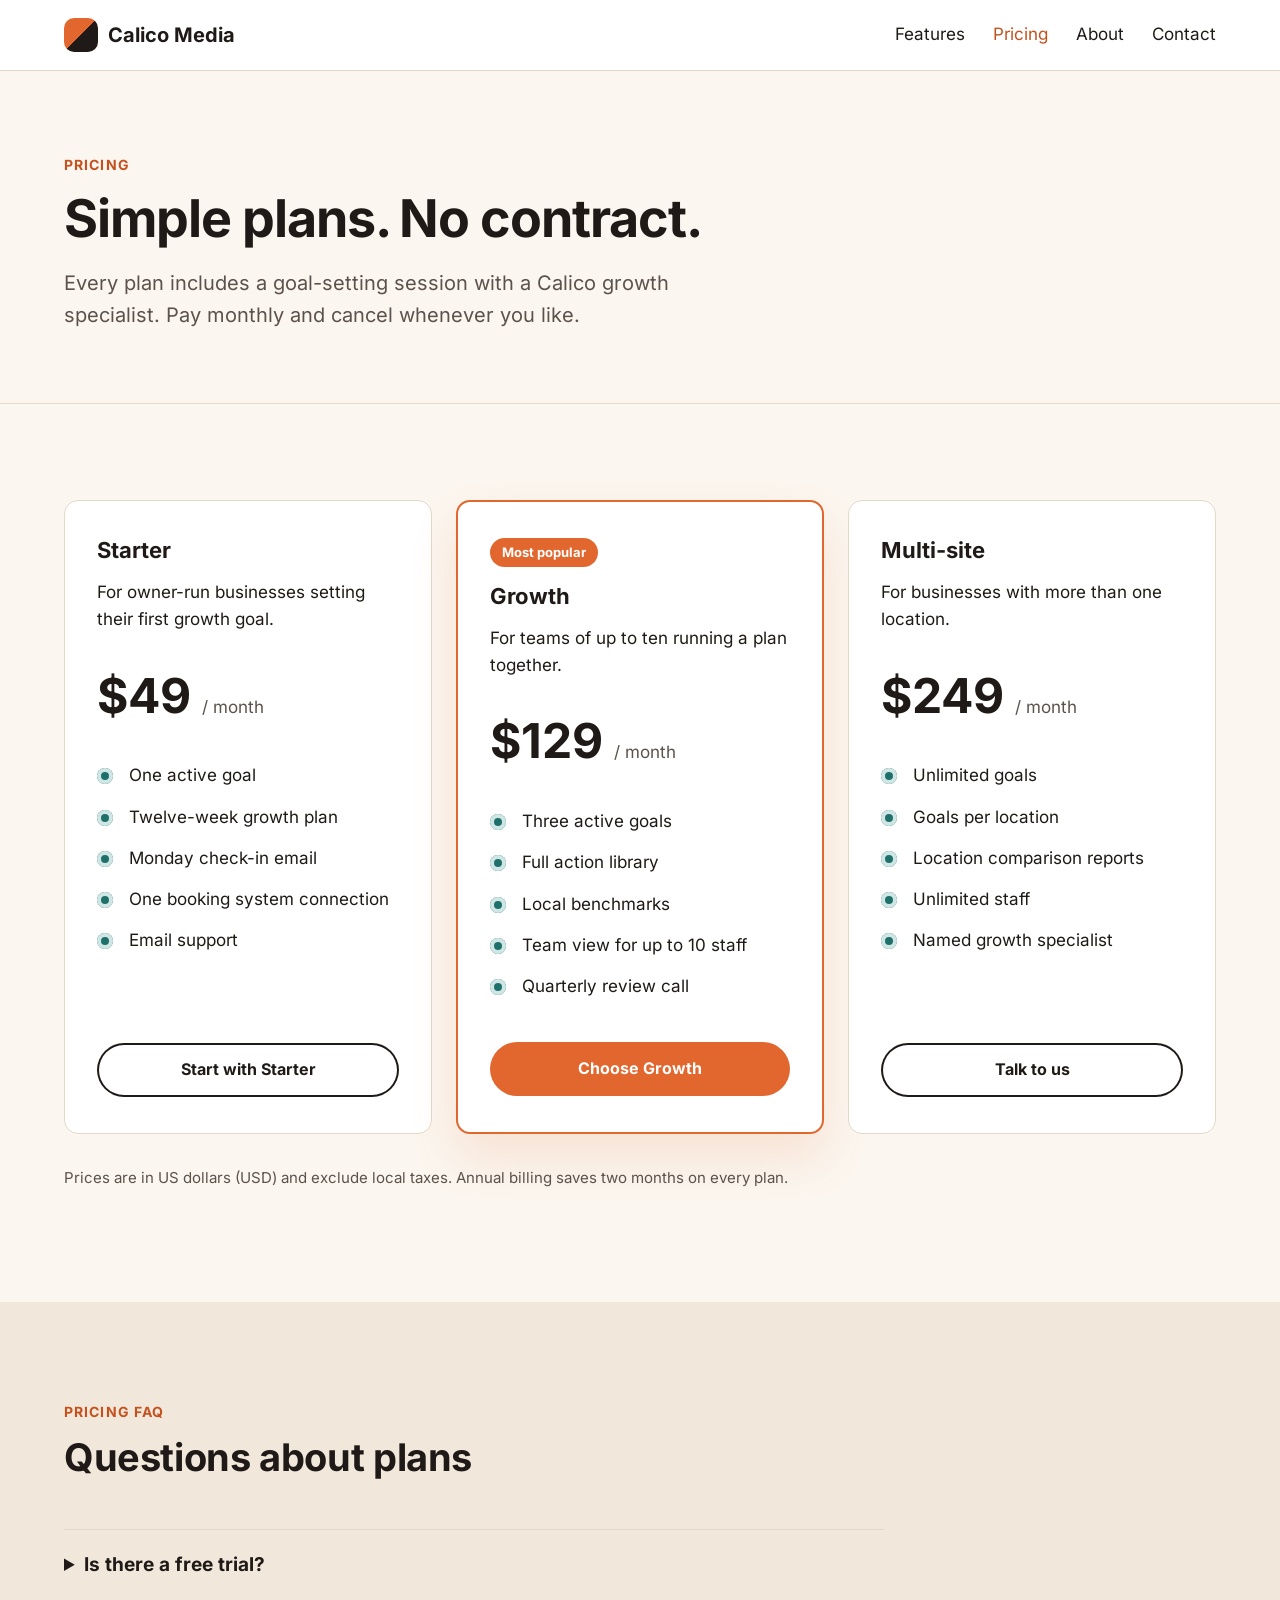
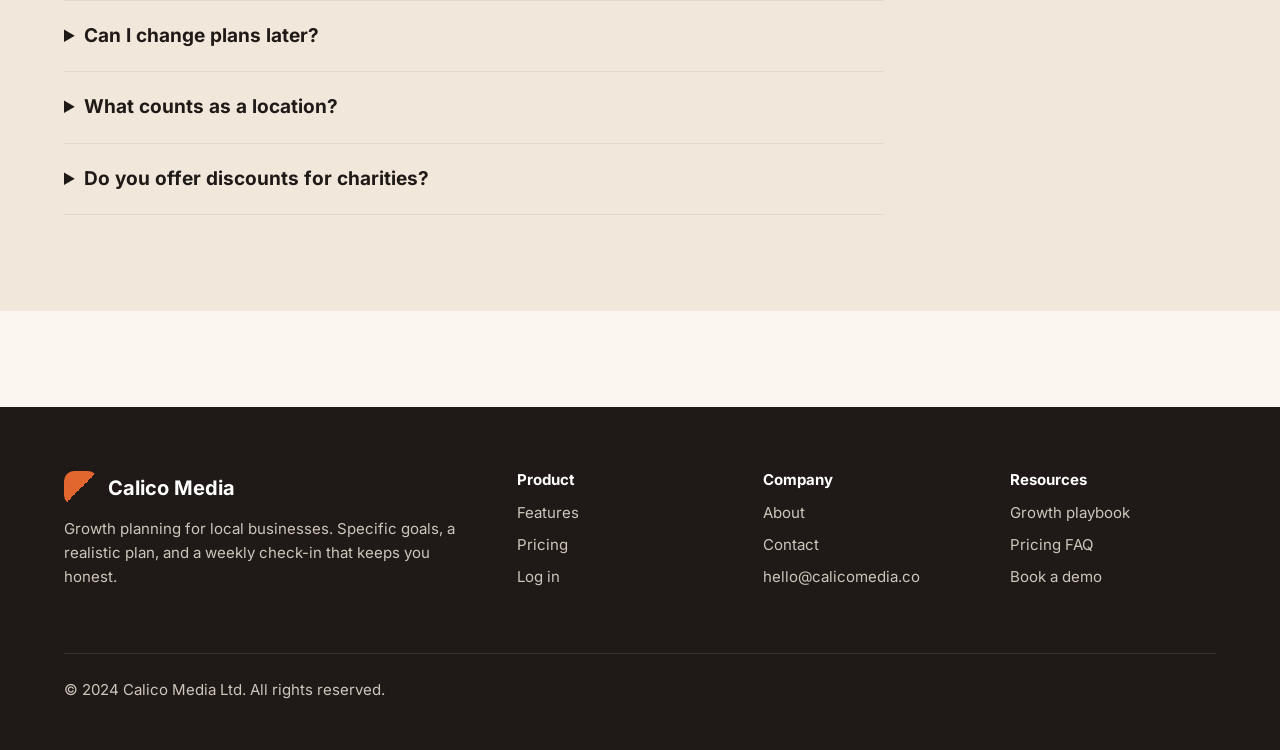
<file: public/pricing.html>
<!DOCTYPE html>
<html lang="en">
<head>
  <meta charset="utf-8">
  <meta name="viewport" content="width=device-width, initial-scale=1">
  <title>Pricing | Calico Media</title>
  <meta name="description" content="Simple monthly plans for local businesses. No contract, cancel any time.">
  <link rel="stylesheet" href="css/styles.css">
</head>
<body>
  <header class="site-header">
    <div class="container">
      <a class="logo" href="index.html"><span class="logo-mark"></span>Calico Media</a>
      <nav aria-label="Main">
        <ul class="nav-links">
          <li><a href="features.html">Features</a></li>
          <li><a href="pricing.html" aria-current="page">Pricing</a></li>
          <li><a href="about.html">About</a></li>
          <li><a href="contact.html">Contact</a></li>
        </ul>
      </nav>
    </div>
  </header>

  <main>
    <section class="page-header">
      <div class="container">
        <span class="eyebrow">Pricing</span>
        <h1>Simple plans. No contract.</h1>
        <p class="lead">Every plan includes a goal-setting session with a Calico growth specialist. Pay monthly and cancel whenever you like.</p>
      </div>
    </section>

    <section class="section">
      <div class="container">
        <div class="pricing-grid">
          <div class="pricing-card">
            <h3>Starter</h3>
            <p>For owner-run businesses setting their first growth goal.</p>
            <p class="price">$49 <small>/ month</small></p>
            <ul class="check-list">
              <li>One active goal</li>
              <li>Twelve-week growth plan</li>
              <li>Monday check-in email</li>
              <li>One booking system connection</li>
              <li>Email support</li>
            </ul>
            <a class="btn btn--ghost" href="contact.html">Start with Starter</a>
          </div>
          <div class="pricing-card pricing-card--featured">
            <span class="plan-badge">Most popular</span>
            <h3>Growth</h3>
            <p>For teams of up to ten running a plan together.</p>
            <p class="price">$129 <small>/ month</small></p>
            <ul class="check-list">
              <li>Three active goals</li>
              <li>Full action library</li>
              <li>Local benchmarks</li>
              <li>Team view for up to 10 staff</li>
              <li>Quarterly review call</li>
            </ul>
            <a class="btn" href="contact.html">Choose Growth</a>
          </div>
          <div class="pricing-card">
            <h3>Multi-site</h3>
            <p>For businesses with more than one location.</p>
            <p class="price">$249 <small>/ month</small></p>
            <ul class="check-list">
              <li>Unlimited goals</li>
              <li>Goals per location</li>
              <li>Location comparison reports</li>
              <li>Unlimited staff</li>
              <li>Named growth specialist</li>
            </ul>
            <a class="btn btn--ghost" href="contact.html">Talk to us</a>
          </div>
        </div>
        <p class="pricing-note">Prices are in US dollars (USD) and exclude local taxes. Annual billing saves two months on every plan.</p>
      </div>
    </section>

    <section class="section section--sand" id="faq">
      <div class="container">
        <div class="section-intro">
          <span class="eyebrow">Pricing FAQ</span>
          <h2>Questions about plans</h2>
        </div>
        <div class="faq">
          <details>
            <summary>Is there a free trial?</summary>
            <p>Instead of a trial we run a free 45-minute goal-setting session. You leave with a real goal and a draft plan, whether or not you sign up.</p>
          </details>
          <details>
            <summary>Can I change plans later?</summary>
            <p>Yes. Upgrade or downgrade from your account settings and we&rsquo;ll adjust your next invoice.</p>
          </details>
          <details>
            <summary>What counts as a location?</summary>
            <p>Any site with its own booking calendar or till. Mobile businesses with one calendar count as one location.</p>
          </details>
          <details>
            <summary>Do you offer discounts for charities?</summary>
            <p>Registered charities and community interest companies get 30% off any plan. Mention it when you book your demo.</p>
          </details>
        </div>
      </div>
    </section>
  </main>

  <footer class="site-footer">
    <div class="container">
      <div class="footer-grid">
        <div>
          <a class="logo" href="index.html"><span class="logo-mark"></span>Calico Media</a>
          <p>Growth planning for local businesses. Specific goals, a realistic plan, and a weekly check-in that keeps you honest.</p>
        </div>
        <div>
          <h4>Product</h4>
          <ul>
            <li><a href="features.html">Features</a></li>
            <li><a href="pricing.html">Pricing</a></li>
            <li><a href="https://app.calicomedia.co/login">Log in</a></li>
          </ul>
        </div>
        <div>
          <h4>Company</h4>
          <ul>
            <li><a href="about.html">About</a></li>
            <li><a href="contact.html">Contact</a></li>
            <li><a href="mailto:hello@calicomedia.co">hello@calicomedia.co</a></li>
          </ul>
        </div>
        <div>
          <h4>Resources</h4>
          <ul>
            <li><a href="index.html#playbook">Growth playbook</a></li>
            <li><a href="pricing.html#faq">Pricing FAQ</a></li>
            <li><a href="contact.html">Book a demo</a></li>
          </ul>
        </div>
      </div>
      <div class="footer-bottom">
        <p>&copy; 2024 Calico Media Ltd. All rights reserved.</p>
      </div>
    </div>
  </footer>
</body>
</html>
</file>
<file: public/css/styles.css>
/* Calico Media marketing site */
@font-face {
  font-family: 'Inter';
  src: url('../fonts/inter-400.woff2') format('woff2');
  font-weight: 400;
  font-style: normal;
  font-display: swap;
}
@font-face {
  font-family: 'Inter';
  src: url('../fonts/inter-700.woff2') format('woff2');
  font-weight: 700;
  font-style: normal;
  font-display: swap;
}

:root {
  --ink: #1f1a17;
  --ink-soft: #5b524c;
  --cream: #fbf6ef;
  --sand: #f1e7da;
  --white: #ffffff;
  --orange: #e2672f;
  --orange-dark: #c4521f;
  --teal: #1f6f6b;
  --line: #e4d8c8;
  --radius: 14px;
}

*,
*::before,
*::after {
  box-sizing: border-box;
}

body {
  margin: 0;
  font-family: 'Inter', -apple-system, BlinkMacSystemFont, 'Segoe UI', sans-serif;
  font-weight: 400;
  font-size: 17px;
  line-height: 1.6;
  color: var(--ink);
  background: var(--cream);
}

h1,
h2,
h3,
h4 {
  font-weight: 700;
  line-height: 1.2;
  margin: 0 0 16px;
}

h1 {
  font-size: 52px;
  letter-spacing: -0.02em;
}

h2 {
  font-size: 38px;
  letter-spacing: -0.01em;
}

h3 {
  font-size: 22px;
}

p {
  margin: 0 0 16px;
}

a {
  color: var(--teal);
}

img {
  max-width: 100%;
}

.container {
  max-width: 1200px;
  margin: 0 auto;
  padding: 0 24px;
}

.section {
  padding: 96px 0;
}

.section--sand {
  background: var(--sand);
}

.eyebrow {
  display: inline-block;
  font-size: 14px;
  font-weight: 700;
  letter-spacing: 0.08em;
  text-transform: uppercase;
  color: var(--orange-dark);
  margin-bottom: 12px;
}

.lead {
  font-size: 20px;
  color: var(--ink-soft);
  max-width: 640px;
}

.section-intro {
  max-width: 680px;
  margin-bottom: 48px;
}

.btn {
  display: inline-block;
  padding: 14px 26px;
  border-radius: 999px;
  background: var(--orange);
  color: var(--white);
  font-weight: 700;
  text-decoration: none;
  border: 0;
  font-size: 16px;
  font-family: inherit;
  cursor: pointer;
}

.btn:hover {
  background: var(--orange-dark);
}

.btn--ghost {
  background: transparent;
  color: inherit;
  box-shadow: inset 0 0 0 2px currentColor;
}

.btn--ghost:hover {
  background: rgba(255, 255, 255, 0.1);
}

/* Header */

.site-header {
  background: var(--white);
  border-bottom: 1px solid var(--line);
}

.site-header .container {
  display: flex;
  flex-wrap: wrap;
  align-items: center;
  justify-content: space-between;
  gap: 12px 32px;
  padding-top: 18px;
  padding-bottom: 18px;
}

.logo {
  display: flex;
  align-items: center;
  gap: 10px;
  flex-shrink: 0;
  font-size: 20px;
  font-weight: 700;
  color: var(--ink);
  text-decoration: none;
}

.logo-mark {
  width: 34px;
  height: 34px;
  border-radius: 10px;
  background: linear-gradient(135deg, var(--orange) 0%, var(--orange) 50%, var(--ink) 50%, var(--ink) 100%);
}

.nav-links {
  display: flex;
  flex-wrap: wrap;
  align-items: center;
  gap: 8px 28px;
  list-style: none;
  margin: 0;
  padding: 0;
}

.nav-links a {
  color: var(--ink);
  text-decoration: none;
}

.nav-links a:hover,
.nav-links a[aria-current='page'] {
  color: var(--orange-dark);
}

.site-header--home {
  background: var(--ink);
  border-bottom: 0;
}

.site-header--home .logo,
.site-header--home .nav-links a {
  color: var(--white);
}

.site-header--home .logo-mark {
  background: linear-gradient(135deg, var(--orange) 0%, var(--orange) 50%, var(--white) 50%, var(--white) 100%);
}

.site-header--home .container {
  flex-wrap: nowrap;
}

.site-header--home nav {
  min-width: 0;
}

.site-header--home .nav-links {
  flex-wrap: nowrap;
  gap: 0;
}

.site-header--home .nav-links li {
  min-width: 0;
}

.site-header--home .nav-links a {
  display: block;
  padding: 0 14px;
  white-space: nowrap;
}

.site-header--home .nav-links li:last-child {
  flex-shrink: 0;
}

.site-header--home .nav-links .btn {
  margin-left: 12px;
  padding: 10px 20px;
}

/* Home hero */

.hero {
  background: var(--ink);
  color: var(--white);
  padding: 56px 0 88px;
}

.hero-inner {
  display: flex;
  align-items: center;
  gap: 56px;
}

.hero-text {
  flex: 1;
}

.hero-text .lead {
  color: #d9cfc5;
}

.hero-actions {
  display: flex;
  flex-wrap: wrap;
  gap: 12px;
  margin-top: 32px;
}

.hero-media {
  width: 600px;
  flex-shrink: 0;
}

.hero-image {
  width: 100%;
  aspect-ratio: 4 / 3;
  object-fit: cover;
  border-radius: var(--radius);
  display: block;
}

/* Trust strip */

.trust {
  padding: 40px 0;
  border-bottom: 1px solid var(--line);
  text-align: center;
}

.trust p {
  color: var(--ink-soft);
  font-size: 15px;
}

.trust-list {
  display: flex;
  flex-wrap: wrap;
  justify-content: center;
  gap: 12px 40px;
  list-style: none;
  margin: 0;
  padding: 0;
  font-weight: 700;
  font-size: 18px;
  color: #8a7d72;
}

/* Steps */

.steps {
  display: grid;
  grid-template-columns: repeat(auto-fit, minmax(240px, 1fr));
  gap: 24px;
}

.step {
  background: var(--white);
  border: 1px solid var(--line);
  border-radius: var(--radius);
  padding: 32px;
}

.step-number {
  display: inline-flex;
  align-items: center;
  justify-content: center;
  width: 40px;
  height: 40px;
  border-radius: 50%;
  background: var(--sand);
  color: var(--orange-dark);
  font-weight: 700;
  margin-bottom: 16px;
}

/* Check list */

.check-list {
  list-style: none;
  margin: 24px 0 0;
  padding: 0;
}

.check-list li {
  position: relative;
  padding-left: 32px;
  margin-bottom: 14px;
}

.check-list li::before {
  content: '';
  position: absolute;
  left: 0;
  top: 6px;
  width: 16px;
  height: 16px;
  border-radius: 50%;
  background: var(--teal);
  box-shadow: inset 0 0 0 4px #cfe6e4;
}

/* FAQ */

.faq {
  max-width: 820px;
}

.faq details {
  border-top: 1px solid var(--line);
  padding: 20px 0;
}

.faq details:last-child {
  border-bottom: 1px solid var(--line);
}

.faq summary {
  font-weight: 700;
  font-size: 19px;
  cursor: pointer;
}

.faq details p {
  margin-top: 12px;
  color: var(--ink-soft);
}

/* Feature rows */

.feature-row {
  display: grid;
  grid-template-columns: 1fr 1fr;
  gap: 64px;
  align-items: center;
  margin-bottom: 96px;
}

.feature-row:last-child {
  margin-bottom: 0;
}

.feature-row--reverse .feature-media {
  order: 2;
}

.feature-media img {
  display: block;
  width: 100%;
  aspect-ratio: 4 / 3;
  object-fit: cover;
  border-radius: var(--radius);
}

/* Playbook */

.playbook-grid {
  display: grid;
  grid-template-columns: repeat(auto-fit, minmax(min(300px, 100%), 1fr));
  gap: 28px;
}

/* Card grid */

.card-grid {
  display: grid;
  grid-template-columns: repeat(3, 1fr);
  gap: 28px;
}

.card {
  background: var(--white);
  border: 1px solid var(--line);
  border-radius: var(--radius);
  overflow: hidden;
}

.card img {
  display: block;
  width: 100%;
  aspect-ratio: 16 / 10;
  object-fit: cover;
}

.card-body {
  padding: 24px 28px 28px;
}

.card-body p {
  color: var(--ink-soft);
}

.card-tag {
  font-size: 13px;
  font-weight: 700;
  text-transform: uppercase;
  letter-spacing: 0.06em;
  color: var(--teal);
}

.icon-dot {
  width: 44px;
  height: 44px;
  border-radius: 12px;
  background: var(--sand);
  margin-bottom: 18px;
  position: relative;
}

.icon-dot::after {
  content: '';
  position: absolute;
  inset: 13px;
  border-radius: 50%;
  background: var(--orange);
}

/* CTA band */

.cta-band {
  background: var(--ink);
  color: var(--white);
  border-radius: 24px;
  overflow: hidden;
}

.cta-band img {
  display: block;
  width: 100%;
  aspect-ratio: 21 / 8;
  object-fit: cover;
}

.cta-body {
  padding: 48px;
  display: flex;
  flex-wrap: wrap;
  align-items: center;
  justify-content: space-between;
  gap: 24px;
}

.cta-body h2 {
  margin: 0;
  max-width: 620px;
}

/* Page header (inner pages) */

.page-header {
  padding: 80px 0 56px;
  border-bottom: 1px solid var(--line);
}

/* Pricing */

.pricing-grid {
  display: grid;
  grid-template-columns: repeat(auto-fit, minmax(260px, 1fr));
  gap: 24px;
  align-items: stretch;
}

.pricing-card {
  background: var(--white);
  border: 1px solid var(--line);
  border-radius: var(--radius);
  padding: 36px 32px;
  display: flex;
  flex-direction: column;
}

.pricing-card--featured {
  border: 2px solid var(--orange);
  box-shadow: 0 24px 48px rgba(226, 103, 47, 0.14);
}

.plan-badge {
  align-self: flex-start;
  font-size: 13px;
  font-weight: 700;
  background: var(--orange);
  color: var(--white);
  border-radius: 999px;
  padding: 4px 12px;
  margin-bottom: 16px;
}

.price {
  font-size: 48px;
  font-weight: 700;
  margin: 8px 0 4px;
}

.price small {
  font-size: 17px;
  font-weight: 400;
  color: var(--ink-soft);
}

.pricing-card .check-list {
  flex: 1;
  margin-bottom: 28px;
}

.pricing-card .btn {
  text-align: center;
}

.pricing-note {
  margin-top: 32px;
  color: var(--ink-soft);
  font-size: 15px;
}

/* About */

.stats {
  display: grid;
  grid-template-columns: repeat(auto-fit, minmax(160px, 1fr));
  gap: 16px;
}

.stat {
  background: var(--white);
  border: 1px solid var(--line);
  border-radius: var(--radius);
  padding: 28px 20px;
}

.stat-number {
  display: block;
  font-size: 48px;
  font-weight: 700;
  color: var(--orange-dark);
}

.stat-label {
  display: block;
  font-size: 15px;
  color: var(--ink-soft);
}

.prose {
  max-width: 720px;
}

.team-grid {
  display: grid;
  grid-template-columns: repeat(auto-fit, minmax(220px, 1fr));
  gap: 24px;
}

.person {
  background: var(--white);
  border: 1px solid var(--line);
  border-radius: var(--radius);
  padding: 28px;
}

.avatar {
  width: 56px;
  height: 56px;
  border-radius: 50%;
  background: var(--sand);
  color: var(--orange-dark);
  display: flex;
  align-items: center;
  justify-content: center;
  font-weight: 700;
  margin-bottom: 16px;
}

.person p {
  color: var(--ink-soft);
  font-size: 15px;
  margin: 0;
}

/* Contact */

.contact-layout {
  display: grid;
  grid-template-columns: 3fr 2fr;
  gap: 64px;
}

.contact-form label {
  display: block;
  font-weight: 700;
  margin-bottom: 6px;
}

.contact-form input,
.contact-form textarea {
  display: block;
  width: 100%;
  font: inherit;
  padding: 12px 14px;
  border: 1px solid var(--line);
  border-radius: 10px;
  background: var(--white);
  margin-bottom: 20px;
}

.contact-form textarea {
  min-height: 160px;
  resize: vertical;
}

.form-status {
  margin-top: 16px;
  font-weight: 700;
}

.form-status--success {
  color: var(--teal);
}

.form-status--error {
  color: #b3261e;
}

.contact-aside {
  background: var(--white);
  border: 1px solid var(--line);
  border-radius: var(--radius);
  padding: 32px;
  align-self: start;
}

.contact-aside h3 {
  font-size: 18px;
  margin-top: 24px;
  margin-bottom: 6px;
}

.contact-aside h3:first-child {
  margin-top: 0;
}

.contact-aside p {
  color: var(--ink-soft);
  margin: 0;
}

/* Footer */

.site-footer {
  background: var(--ink);
  color: #cfc5bb;
  padding: 64px 0 32px;
  margin-top: 96px;
  font-size: 15px;
}

.footer-grid {
  display: grid;
  grid-template-columns: 2fr 1fr 1fr 1fr;
  gap: 40px;
}

.site-footer h4 {
  color: var(--white);
  font-size: 15px;
  margin-bottom: 12px;
}

.site-footer ul {
  list-style: none;
  margin: 0;
  padding: 0;
}

.site-footer li {
  margin-bottom: 8px;
}

.site-footer a {
  color: #cfc5bb;
  text-decoration: none;
}

.site-footer a:hover {
  color: var(--white);
}

.site-footer .logo {
  color: var(--white);
  margin-bottom: 12px;
}

.footer-bottom {
  border-top: 1px solid #3a322d;
  margin-top: 48px;
  padding-top: 24px;
}

@media (max-width: 1024px) {
  .site-header--home .container {
    flex-wrap: wrap;
  }

  .site-header--home nav {
    flex: 1 1 100%;
  }

  .site-header--home .nav-links {
    flex-wrap: wrap;
    gap: 8px 12px;
  }

  .site-header--home .nav-links a {
    padding: 6px 10px;
    white-space: normal;
  }

  .site-header--home .nav-links .btn {
    margin-left: 0;
  }

  .hero-inner {
    gap: 32px;
  }

  .hero-text {
    min-width: 0;
  }

  .hero-media {
    width: 48%;
    min-width: 0;
  }

  .card-grid {
    grid-template-columns: repeat(2, minmax(0, 1fr));
  }
}

@media (max-width: 768px) {
  h1 {
    font-size: 40px;
  }

  h2 {
    font-size: 30px;
  }

  .section {
    padding: 64px 0;
  }

  .hero {
    padding: 48px 0 64px;
  }

  .hero-inner {
    flex-direction: column;
    align-items: stretch;
    gap: 32px;
  }

  .hero-media {
    width: 100%;
  }

  .feature-row {
    grid-template-columns: 1fr;
    gap: 32px;
    margin-bottom: 64px;
  }

  .feature-row--reverse .feature-media {
    order: 0;
  }

  .contact-layout {
    grid-template-columns: minmax(0, 1fr);
    gap: 40px;
  }

  .footer-grid {
    grid-template-columns: 1fr 1fr;
  }
}

@media (max-width: 600px) {
  .site-header--home nav {
    width: 100%;
  }

  .site-header--home .nav-links {
    display: grid;
    grid-template-columns: repeat(2, minmax(0, 1fr));
    gap: 4px;
  }

  .site-header--home .nav-links li:last-child {
    grid-column: 1 / -1;
  }

  .site-header--home .nav-links a {
    padding: 8px;
  }
}

@media (max-width: 480px) {
  h1 {
    font-size: 34px;
  }

  .section {
    padding: 48px 0;
  }

  .page-header {
    padding: 56px 0 40px;
  }

  .steps,
  .pricing-grid {
    grid-template-columns: minmax(0, 1fr);
  }

  .card-grid {
    grid-template-columns: 1fr;
  }

  .cta-body {
    padding: 32px 24px;
  }

  .cta-band img {
    aspect-ratio: 16 / 9;
  }

  .footer-grid {
    grid-template-columns: 1fr;
  }
}
.hp-wrap {
  position:absolute;
  left:-9999px;
  width:1px;
  height:1px;
  overflow:hidden;
  opacity: 0;
}
</file>
